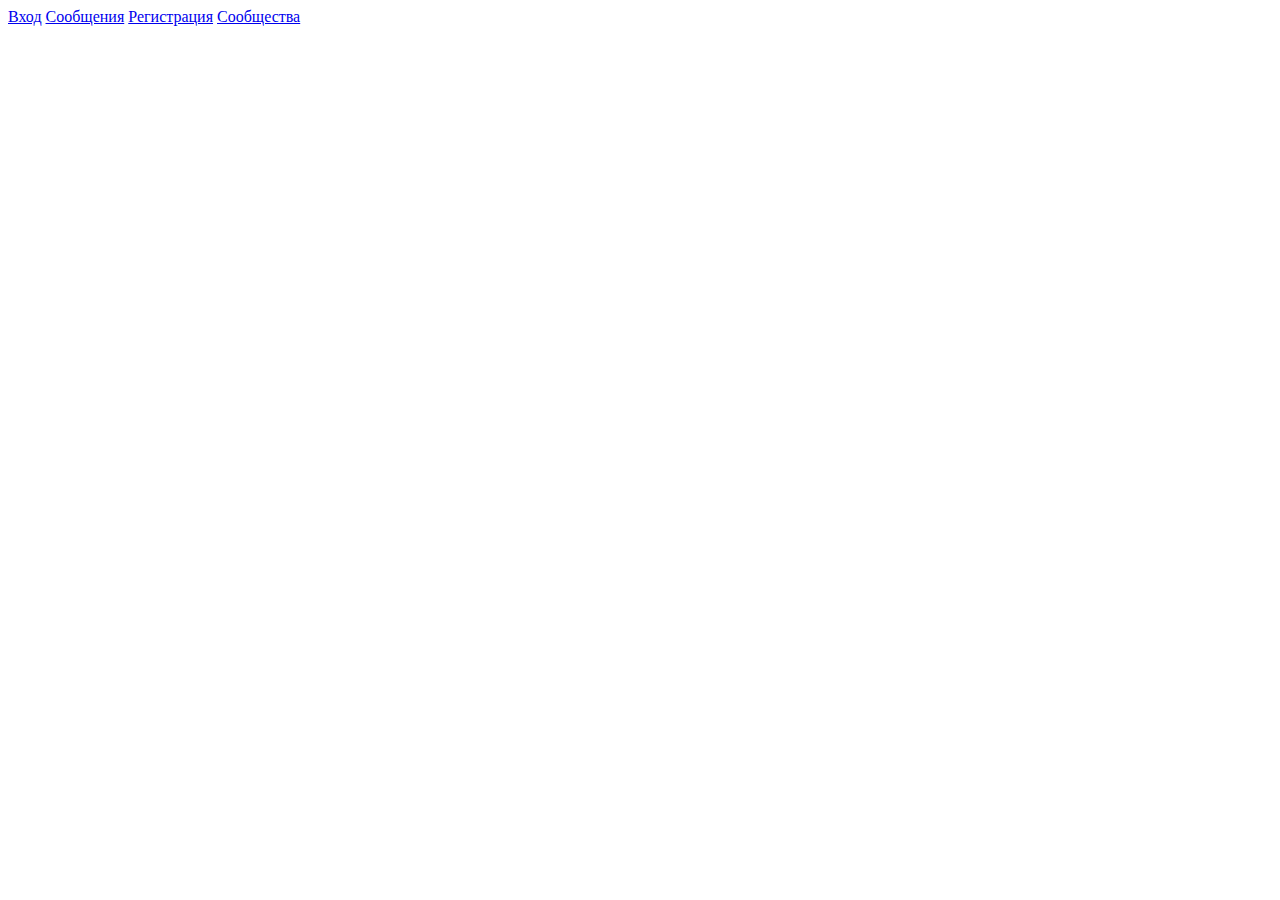
<file: index.html>
<!doctype html>
<html lang="en">
<head>
    <meta charset="UTF-8">
    <meta name="viewport"
          content="width=device-width, user-scalable=no, initial-scale=1.0, maximum-scale=1.0, minimum-scale=1.0">
    <meta http-equiv="X-UA-Compatible" content="ie=edge">
    <title>Document</title>
    <link rel="icon" href="img/logo/favicon.png">
</head>
<body>
<a href="pages/login.html">Вход</a>
<a href="pages/messages.html">Сообщения</a>
<a href="pages/registration.html">Регистрация</a>
<a href="pages/community.html">Сообщества</a>
</body>
</html>
</file>
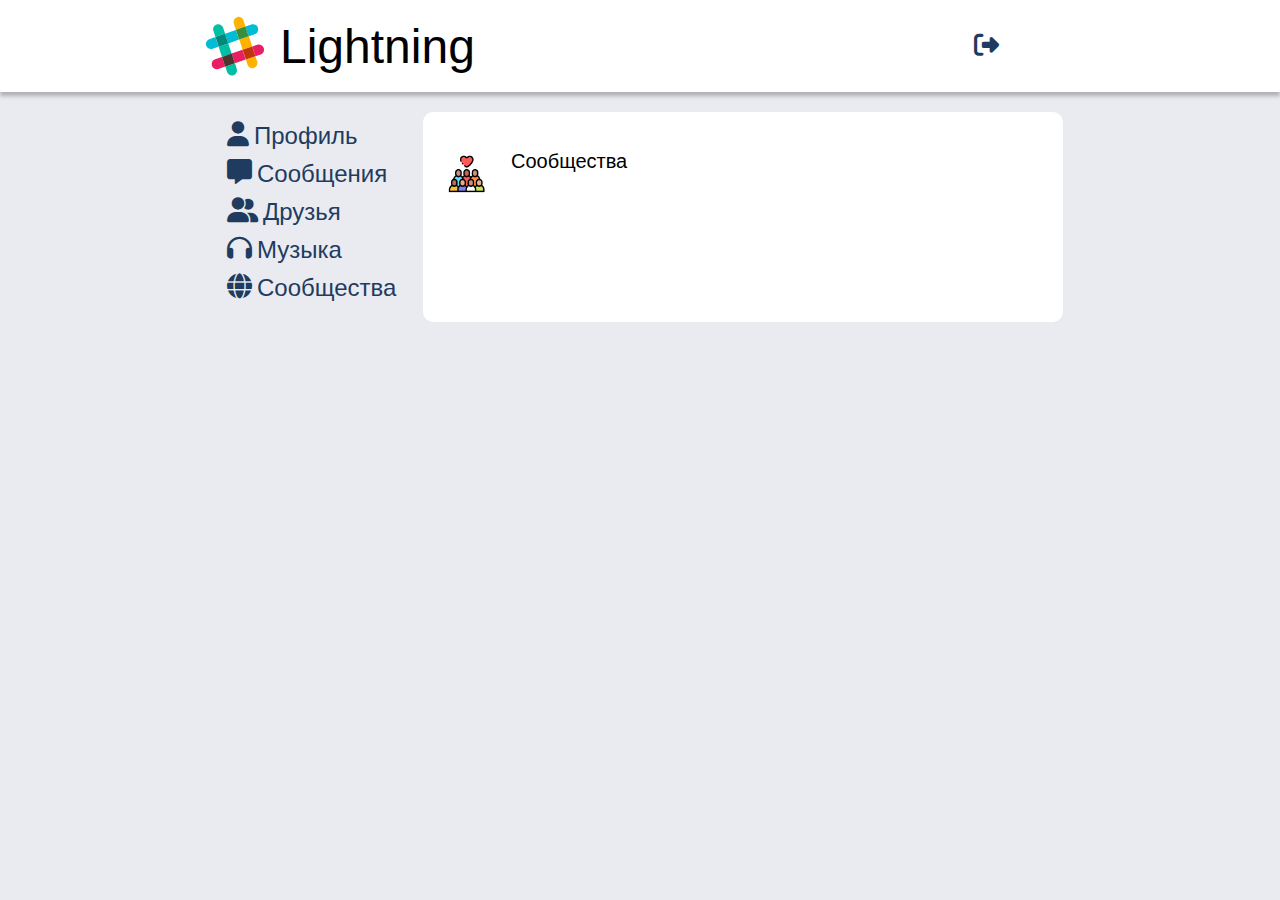
<file: pages/community.html>
<!doctype html>
<html lang="en">
<head>
    <meta charset="UTF-8">
    <meta name="viewport"
          content="width=device-width, user-scalable=no, initial-scale=1.0, maximum-scale=1.0, minimum-scale=1.0">
    <meta http-equiv="X-UA-Compatible" content="ie=edge">
    <link rel="icon" href="../img/logo/logo-48.svg">
    <link rel="stylesheet" href="../css/community.css">
    <link rel="stylesheet" href="https://cdnjs.cloudflare.com/ajax/libs/font-awesome/6.4.0/css/all.min.css">
    <title>Сообщества</title>
</head>
<body>
<header class="header">
    <div class="logo-container">
        <img src="../img/logo/logo-96.svg" alt="" class="logo logo-header">
        <span class="site-name">Lightning</span>
    </div>
    <div class="header-links">
        <a href=""><i class="fa fa-right-from-bracket icon"></i></a>
    </div>
</header>
<main>
    <div class="container content-container">
        <div class="menu">
            <ul class="menu_list">
                <li class="menu_object">
                    <i class="fa-solid fa-user icon"></i>
                    <p class="menu_object_text">Профиль</p>
                </li>
                <li class="menu_object">
                    <i class="fa-solid fa-message icon"></i>
                    <p class="menu_object_text">Сообщения</p>
                </li>
                <li class="menu_object">
                    <i class="fa-solid fa-user-group icon"></i>
                    <p class="menu_object_text">Друзья</p>
                </li>
                <li class="menu_object">
                    <i class="fa-solid fa-headphones icon"></i>
                    <p class="menu_object_text">Музыка</p>
                </li>
                <li class="menu_object">
                    <i class="fa fa-globe icon"></i>
                    <p class="menu_object_text">Сообщества</p>
                </li>
            </ul>
        </div>
        <div class="community">
            <ul class="community_list">
                <li class="community">
                    <div class="user">
                        <img src="./../img/community/что_то.png">
                        <div class="community_data">
                            <p class="user_name">Сообщества</p>
                        </div>
                        <p class="community_date"></p>
                    </div>
                </li>
            </ul>
        </div>
    </div>
</main>
</body>
</html>
</file>
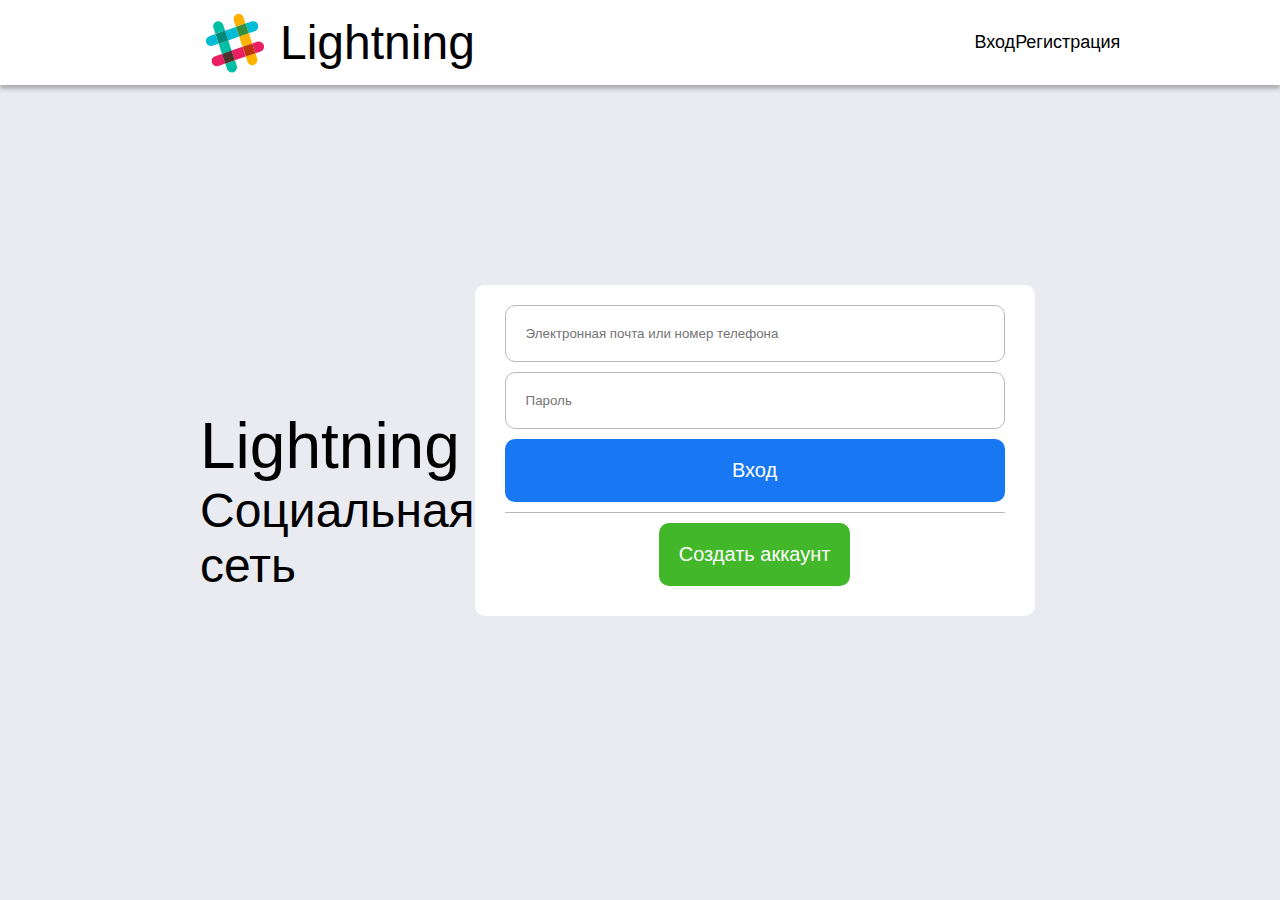
<file: pages/login.html>
<!doctype html>
<html lang="en">
<head>
    <meta charset="UTF-8">
    <meta name="viewport"
          content="width=device-width, user-scalable=no, initial-scale=1.0, maximum-scale=1.0, minimum-scale=1.0">
    <meta http-equiv="X-UA-Compatible" content="ie=edge">
    <link rel="icon" href="../img/logo/logo-48.svg">
    <link rel="stylesheet" href="../css/login.css">
    <title>Вход</title>
</head>
<body>
<header class="header">
    <div class="logo-container">
        <img src="../img/logo/logo-96.svg" alt="" class="logo logo-header">
        <span class="site-name">Lightning</span>
    </div>
    <div class="header-links">
        <a href="">Вход</a>
        <a href="">Регистрация</a>
    </div>
</header>
<main>
    <div class="container">
        <div class="welcome">
            <p>Lightning</p>
            <p>Социальная сеть</p>
        </div>
        <div class="form-container">
            <form action="#!" class="form">
                <div class="form-field-container">
                    <input class="form-field" type="text" placeholder="Электронная почта или номер телефона">
                    <input class="form-field" type="text" placeholder="Пароль">
                    <button class="form-field submit" type="submit">Вход</button>
                </div>
                <button class="form-field success">Создать аккаунт</button>
            </form>
        </div>
    </div>
</main>
</body>
</html>
</file>
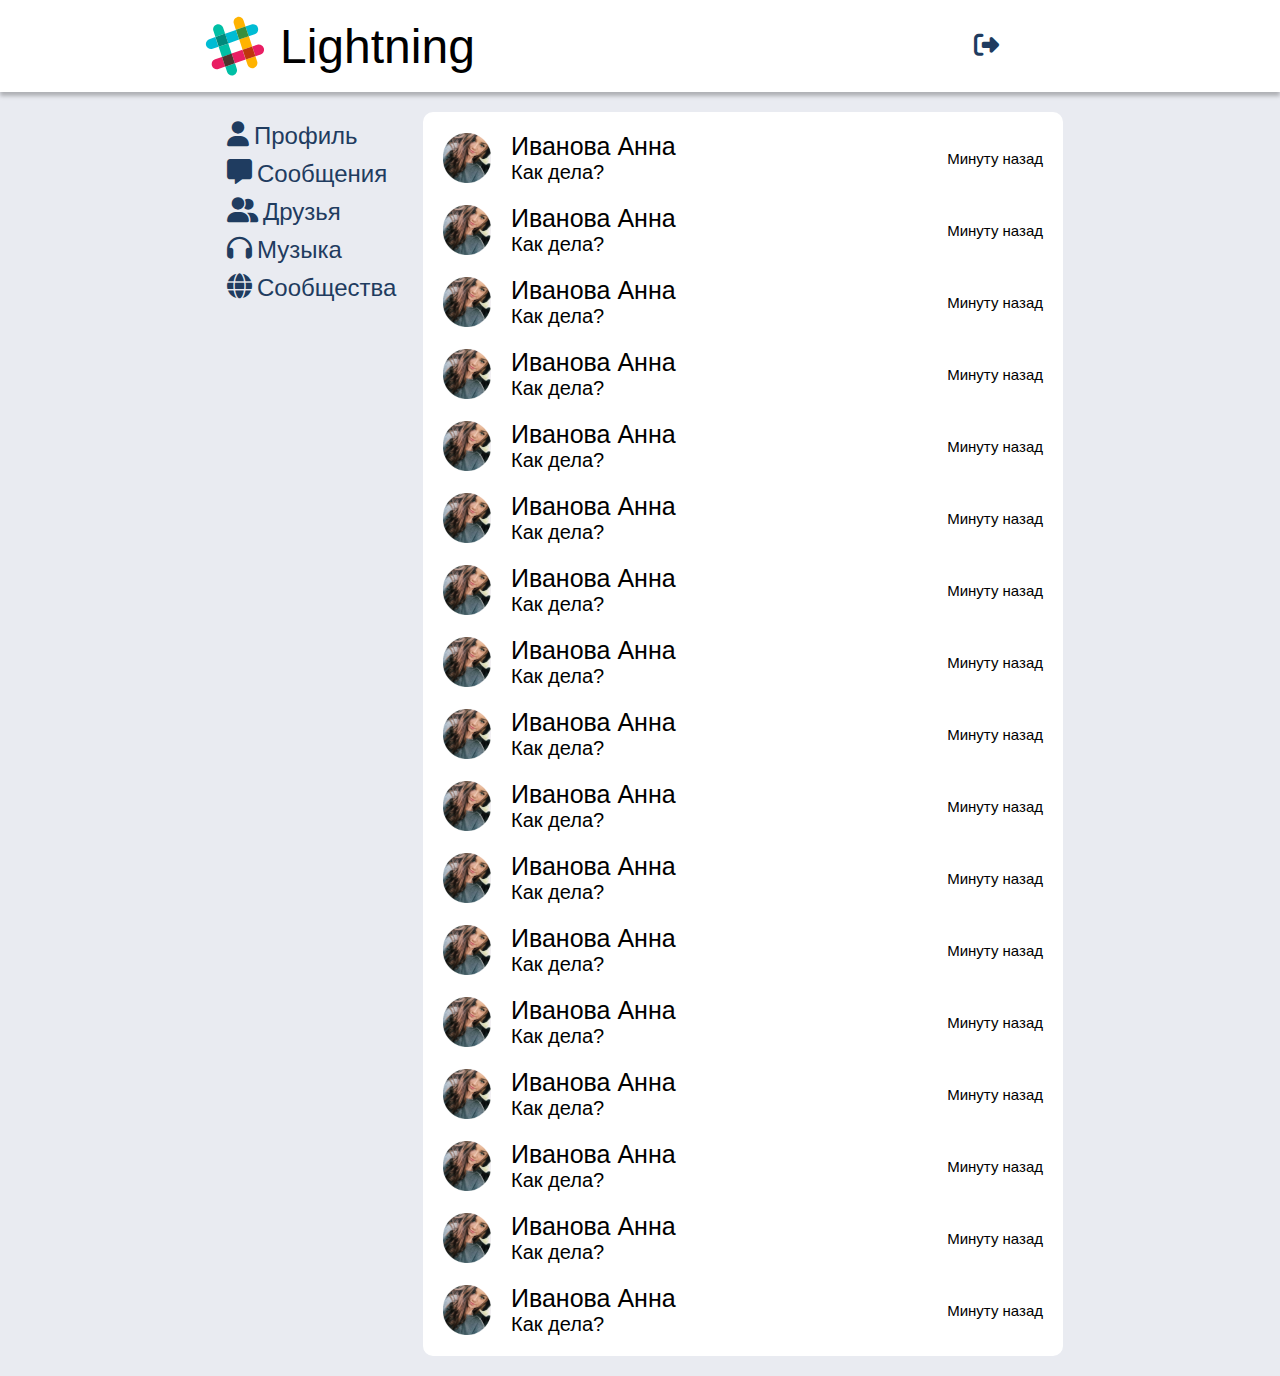
<file: pages/messages.html>
<!doctype html>
<html lang="en">
<head>
    <meta charset="UTF-8">
    <meta name="viewport"
          content="width=device-width, user-scalable=no, initial-scale=1.0, maximum-scale=1.0, minimum-scale=1.0">
    <meta http-equiv="X-UA-Compatible" content="ie=edge">
    <link rel="icon" href="../img/logo/logo-48.svg">
    <link rel="stylesheet" href="../css/messages.css">
    <link rel="stylesheet" href="https://cdnjs.cloudflare.com/ajax/libs/font-awesome/6.4.0/css/all.min.css">
    <title>Вход</title>
</head>
<body>
<header class="header">
    <div class="logo-container">
        <img src="../img/logo/logo-96.svg" alt="" class="logo logo-header">
        <span class="site-name">Lightning</span>
    </div>
    <div class="header-links">
        <a href=""><i class="fa fa-right-from-bracket icon"></i></a>
    </div>
</header>
<main>
    <div class="container content-container">
        <div class="menu">
            <ul class="menu_list">
                <li class="menu_object">
                    <i class="fa-solid fa-user icon"></i>
                    <p class="menu_object_text">Профиль</p>
                </li>
                <li class="menu_object">
                    <i class="fa-solid fa-message icon"></i>
                    <p class="menu_object_text">Сообщения</p>
                </li>
                <li class="menu_object">
                    <i class="fa-solid fa-user-group icon"></i>
                    <p class="menu_object_text">Друзья</p>
                </li>
                <li class="menu_object">
                    <i class="fa-solid fa-headphones icon"></i>
                    <p class="menu_object_text">Музыка</p>
                </li>
                <li class="menu_object">
                    <i class="fa fa-globe icon"></i>
                    <p class="menu_object_text">Сообщества</p>
                </li>
            </ul>
        </div>
        <div class="messages">
            <ul class="messages_list">
                <li class="message">
                    <div class="user">
                        <img src="./../img/user/user.png">
                        <div class="message_data">
                            <p class="user_name">Иванова Анна</p>
                            <p class="message_text">Как дела?</p>
                        </div>
                        <p class="message_date">Минуту назад</p>
                    </div>
                </li>
                <li class="message">
                    <div class="user">
                        <img src="./../img/user/user.png">
                        <div class="message_data">
                            <p class="user_name">Иванова Анна</p>
                            <p class="message_text">Как дела?</p>
                        </div>
                        <p class="message_date">Минуту назад</p>
                    </div>
                </li>
                <li class="message">
                    <div class="user">
                        <img src="./../img/user/user.png">
                        <div class="message_data">
                            <p class="user_name">Иванова Анна</p>
                            <p class="message_text">Как дела?</p>
                        </div>
                        <p class="message_date">Минуту назад</p>
                    </div>
                </li>
                <li class="message">
                    <div class="user">
                        <img src="./../img/user/user.png">
                        <div class="message_data">
                            <p class="user_name">Иванова Анна</p>
                            <p class="message_text">Как дела?</p>
                        </div>
                        <p class="message_date">Минуту назад</p>
                    </div>
                </li>
                <li class="message">
                    <div class="user">
                        <img src="./../img/user/user.png">
                        <div class="message_data">
                            <p class="user_name">Иванова Анна</p>
                            <p class="message_text">Как дела?</p>
                        </div>
                        <p class="message_date">Минуту назад</p>
                    </div>
                </li>

                <li class="message">
                    <div class="user">
                        <img src="./../img/user/user.png">
                        <div class="message_data">
                            <p class="user_name">Иванова Анна</p>
                            <p class="message_text">Как дела?</p>
                        </div>
                        <p class="message_date">Минуту назад</p>
                    </div>
                </li>
                <li class="message">
                    <div class="user">
                        <img src="./../img/user/user.png">
                        <div class="message_data">
                            <p class="user_name">Иванова Анна</p>
                            <p class="message_text">Как дела?</p>
                        </div>
                        <p class="message_date">Минуту назад</p>
                    </div>
                </li>
                <li class="message">
                    <div class="user">
                        <img src="./../img/user/user.png">
                        <div class="message_data">
                            <p class="user_name">Иванова Анна</p>
                            <p class="message_text">Как дела?</p>
                        </div>
                        <p class="message_date">Минуту назад</p>
                    </div>
                </li>
                <li class="message">
                    <div class="user">
                        <img src="./../img/user/user.png">
                        <div class="message_data">
                            <p class="user_name">Иванова Анна</p>
                            <p class="message_text">Как дела?</p>
                        </div>
                        <p class="message_date">Минуту назад</p>
                    </div>
                </li>
                <li class="message">
                    <div class="user">
                        <img src="./../img/user/user.png">
                        <div class="message_data">
                            <p class="user_name">Иванова Анна</p>
                            <p class="message_text">Как дела?</p>
                        </div>
                        <p class="message_date">Минуту назад</p>
                    </div>
                </li>
                <li class="message">
                    <div class="user">
                        <img src="./../img/user/user.png">
                        <div class="message_data">
                            <p class="user_name">Иванова Анна</p>
                            <p class="message_text">Как дела?</p>
                        </div>
                        <p class="message_date">Минуту назад</p>
                    </div>
                </li>
                <li class="message">
                    <div class="user">
                        <img src="./../img/user/user.png">
                        <div class="message_data">
                            <p class="user_name">Иванова Анна</p>
                            <p class="message_text">Как дела?</p>
                        </div>
                        <p class="message_date">Минуту назад</p>
                    </div>
                </li>
                <li class="message">
                    <div class="user">
                        <img src="./../img/user/user.png">
                        <div class="message_data">
                            <p class="user_name">Иванова Анна</p>
                            <p class="message_text">Как дела?</p>
                        </div>
                        <p class="message_date">Минуту назад</p>
                    </div>
                </li>
                <li class="message">
                    <div class="user">
                        <img src="./../img/user/user.png">
                        <div class="message_data">
                            <p class="user_name">Иванова Анна</p>
                            <p class="message_text">Как дела?</p>
                        </div>
                        <p class="message_date">Минуту назад</p>
                    </div>
                </li>
                <li class="message">
                    <div class="user">
                        <img src="./../img/user/user.png">
                        <div class="message_data">
                            <p class="user_name">Иванова Анна</p>
                            <p class="message_text">Как дела?</p>
                        </div>
                        <p class="message_date">Минуту назад</p>
                    </div>
                </li>
                <li class="message">
                    <div class="user">
                        <img src="./../img/user/user.png">
                        <div class="message_data">
                            <p class="user_name">Иванова Анна</p>
                            <p class="message_text">Как дела?</p>
                        </div>
                        <p class="message_date">Минуту назад</p>
                    </div>
                </li>
                <li class="message">
                    <div class="user">
                        <img src="./../img/user/user.png">
                        <div class="message_data">
                            <p class="user_name">Иванова Анна</p>
                            <p class="message_text">Как дела?</p>
                        </div>
                        <p class="message_date">Минуту назад</p>
                    </div>
                </li>
            </ul>
        </div>
    </div>
</main>
</body>
</html>
</file>
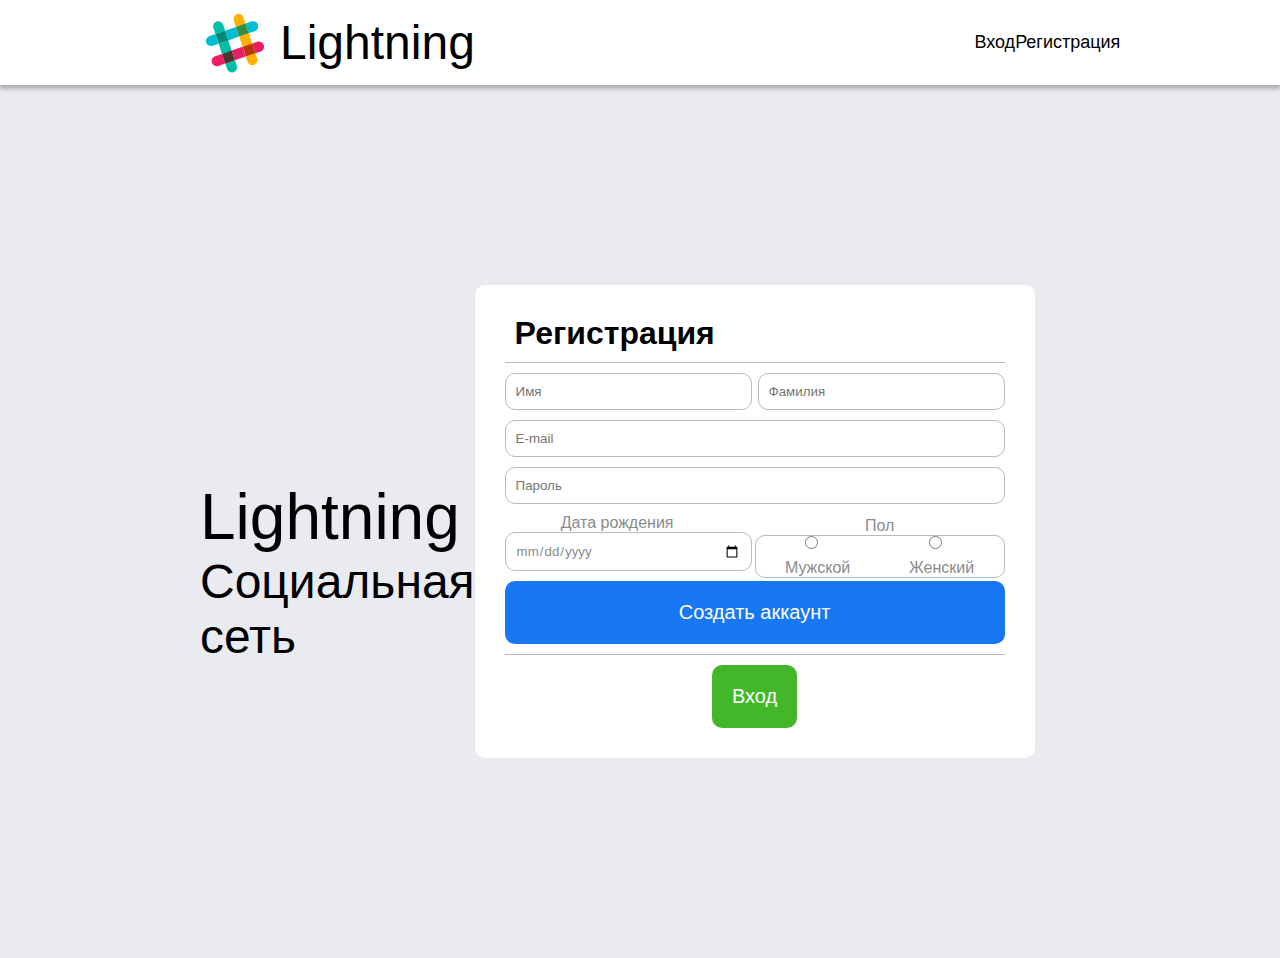
<file: pages/registration.html>
<!doctype html>
<html lang="en">
<head>
	<meta charset="UTF-8">
	<meta name="viewport"
		  content="width=device-width, user-scalable=no, initial-scale=1.0, maximum-scale=1.0, minimum-scale=1.0">
	<meta http-equiv="X-UA-Compatible" content="ie=edge">
	<link rel="icon" href="../img/logo/logo-48.svg">
	<link rel="stylesheet" href="../css/login.css">
	<link rel="stylesheet" href="../css/registration.css">
	<title>Вход</title>
</head>
<body>
<header class="header">
	<div class="logo-container">
		<img src="../img/logo/logo-96.svg" alt="" class="logo logo-header">
		<span class="site-name">Lightning</span>
	</div>
	<div class="header-links">
		<a href="">Вход</a>
		<a href="">Регистрация</a>
	</div>
</header>
<main>
	<div class="container">
		<div class="welcome">
			<p>Lightning</p>
			<p>Социальная сеть</p>
		</div>
		<div class="form-container">
			<form action="#!" class="form">
				<div class="form-field-container">
					<div class="form-header">
						<h1>Регистрация</h1>
					</div>
					<div class="form-section">
						<input type="name" class="form-field" placeholder="Имя">
						<input type="name" class="form-field" placeholder="Фамилия">
					</div>
					<input type="email" class="form-field" placeholder="E-mail" id="eml">
					<input type="password" class="form-field" placeholder="Пароль">
					<div class="extra-fields-container">
						<div class="birth-date-container">
							<p>Дата рождения</p>
							<br>
							<input name="birth-date" placeholder="Дата рождения" class="form-field" id="birth-date" type="date">
						</div>
						<div class="second-extra-field">
							<p>Пол</p>
							<div class="gender-container">
								<label><input name="gender" class="form-field gender" type="radio">Мужской</label>
								<label><input name="gender" class="form-field gender" type="radio">Женский</label>
							</div>
						</div>
					</div>
					<button class="form-field submit" type="submit">Создать аккаунт</button>
				</div>
				<button class="form-field success">Вход</button>
			</form>
		</div>
	</div>
</main>
</body>
</html>
</file>
<file: css/community.css>
* {
    font-family: 'Arial', sans-serif;
    padding: 0;
    margin: 0;
    text-decoration: none;
    list-style: none;
}

body {
    background-color: #E9EBF1;
}

li{
    display: inline;
}


.header {
    box-sizing: border-box;
    background-color: white;
    box-shadow: 0 4px 4px rgba(0, 0, 0, 0.25);
    display: flex;
    justify-content: space-between;
    align-items: center;
    padding: 11px 200px;
}

.logo-container {
    display: flex;
    align-items: center;
    justify-content: space-between;
}

.logo-header {
    height: 70px;
}

.logo-container .site-name {
    font-style: normal;
    font-weight: 400;
    font-size: 48px;
    line-height: 59px;
    margin-left: 10px;
}

.header-links {
    display: flex;
    justify-content: space-between;
    width: 12%;
}

.header-links a {
    font-size: 18px;
    color: black;
}

main {
    padding: 20px;
}

.container {
    margin: 0 auto;
}

.content-container {
    display: flex;
    justify-content: center;
}

.menu {
    width: 15%;
    padding: 10px;
}

.icon {
    font-size: 25px;
    color: #1F3C60;
}

.menu_object {
    display: flex;
    margin-bottom: 10px;
}

.menu_object_text {
    height: min-content;
    margin: auto 5px;
    font-size: 24px;
    color: #1F3C60;
}

.community{
    background-color: white;
    border-radius: 10px;
    width: 50%;
    padding: 10px;
}

.user {
    display: flex;
    padding: 10px;
    align-items: self-start ;
    border-radius: 10px;
}

.user:hover {
    background-color: #E9EBF1;
    transition: .5s ease;
}

.community_data {
    margin-left: 20px;
}

.user img {
    width: 8%;
}

.user_name {
    font-size: 20px;
}

.community_text {
    font-size: 200px;
}

.community_date {
    margin-left: auto;
    margin-right: 0;
    width: auto;
    font-size: 15px;
}
</file>
<file: css/login.css>
* {
    font-family: 'Arial', sans-serif;
    padding: 0;
    margin: 0;
    text-decoration: none;
    list-style: none;
}

body {
    background-color: #E9EBF1;
}


.header {
    height: 85px;
    box-sizing: border-box;
    background-color: white;
    box-shadow: 0 4px 4px rgba(0, 0, 0, 0.25);
    display: flex;
    justify-content: space-between;
    align-items: center;
    padding: 11px 200px;
}

.logo-container {
    display: flex;
    align-items: center;
    justify-content: space-between;
}

.logo-header {
    height: 70px;
}

.logo-container .site-name {
    font-style: normal;
    font-weight: 400;
    font-size: 48px;
    line-height: 59px;
    margin-left: 10px;
}

.header-links {
    display: flex;
    justify-content: space-between;
    width: 12%;
}

.header-links a {
    font-size: 18px;
    color: black;
}

main {
    padding: 200px;
}

.container {
    display: flex;
    align-items: center;
    justify-content: space-between;
}

.form {
    border-radius: 10px;
    background-color: white;
    width: 500px;
    padding: 20px 30px;
    margin-right: 100px;
    text-align: center;
}


.welcome {
    margin-top: 100px;
}

.welcome p:first-child {
    font-size: 64px;
}

.welcome p:last-child {
    font-size: 48px;
}

.form-field-container {
    display: flex;
    flex-direction: column;
    border-bottom: 1px solid #BBB9B9;
}

.form-field {
    padding: 20px;
    margin-bottom: 10px;
    outline: none;
    border-radius: 10px;
    border: 1px solid #BBB9B9;
}

.form-field:hover {
    border: 1px solid #1877F2;
}

.form-field.submit {
    border: none;
}

.submit {
    background-color: #1877F2;
    color: white;
}

.success {
    background-color: #42B72A;
    color: white;
}

.form .success {
    margin-top: 10px;
    border: none;
    text-align: center;
}

button.form-field {
    font-size: 20px;
}
</file>
<file: css/messages.css>
* {
    font-family: 'Arial', sans-serif;
    padding: 0;
    margin: 0;
    text-decoration: none;
    list-style: none;
}

body {
    background-color: #E9EBF1;
}

li{
    display: inline;
}


.header {
    box-sizing: border-box;
    background-color: white;
    box-shadow: 0 4px 4px rgba(0, 0, 0, 0.25);
    display: flex;
    justify-content: space-between;
    align-items: center;
    padding: 11px 200px;
}

.logo-container {
    display: flex;
    align-items: center;
    justify-content: space-between;
}

.logo-header {
    height: 70px;
}

.logo-container .site-name {
    font-style: normal;
    font-weight: 400;
    font-size: 48px;
    line-height: 59px;
    margin-left: 10px;
}

.header-links {
    display: flex;
    justify-content: space-between;
    width: 12%;
}

.header-links a {
    font-size: 18px;
    color: black;
}

main {
    padding: 20px;
}

.container {
    margin: 0 auto;
}

.content-container {
    display: flex;
    justify-content: center;
}

.menu {
    width: 15%;
    padding: 10px;
}

.icon {
    font-size: 25px;
    color: #1F3C60;
}

.menu_object {
    display: flex;
    margin-bottom: 10px;
}

.menu_object_text {
    height: min-content;
    margin: auto 5px;
    font-size: 24px;
    color: #1F3C60;
}

.messages{
    background-color: white;
    border-radius: 10px;
    width: 50%;
    padding: 10px;
}

.user {
    display: flex;
    padding: 10px;
    align-items: center;
    border-radius: 10px;
}

.user:hover {
    background-color: #E9EBF1;
    transition: .5s ease;
}

.message_data {
    margin-left: 20px;
}

.user img {
    width: 8%;
}

.user_name {
    font-size: 25px;
}

.message_text {
    font-size: 20px;
}

.message_date {
    margin-left: auto;
    margin-right: 0;
    width: auto;
    font-size: 15px;
}
</file>
<file: css/registration.css>
.form-header {
    padding: 10px;
    margin-bottom: 10px;
    border-bottom: 1px solid #BBB9B9;
}

.form-header h1 {
    float: left;
}

input.form-field {
    padding: 10px;
}

.form-section {
    display: flex;
    justify-content: space-between;
    align-items: center;
}

.form-section input {
    width: 45%;
}

.birth-date-container,
.second-extra-field {
    width: 50%;
}

.birth-date-container p,
.birth-date-container input,
.gender-container label,
.gender-container input {
    float: left;
    width: 90%;
    color: #8b8b8b;
}

.gender-container {
    display: flex;
}

.extra-fields-container {
    display: flex;
    align-items: center;
}

.gender-container {
    border: 1px solid #BBB9B9;
    border-radius: 10px;
}

.second-extra-field p {
    color: #8b8b8b;
}
</file>
